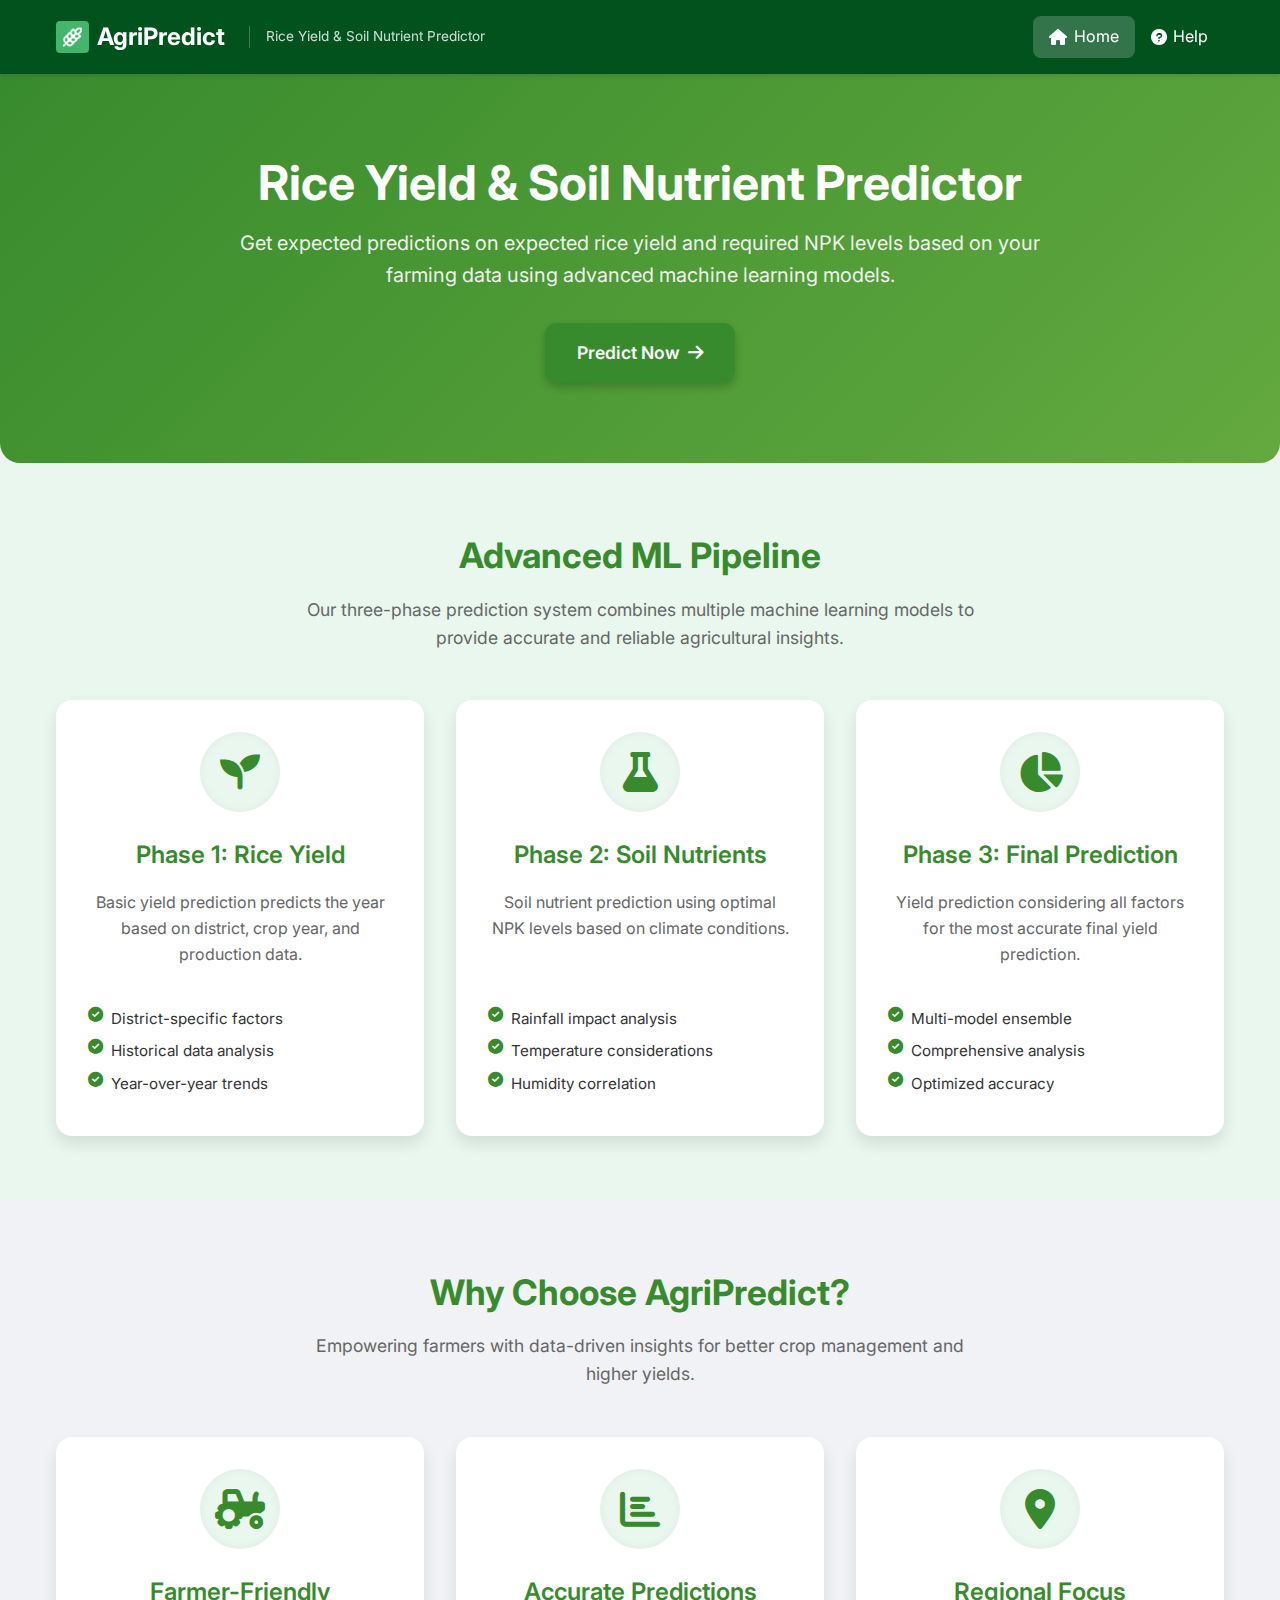
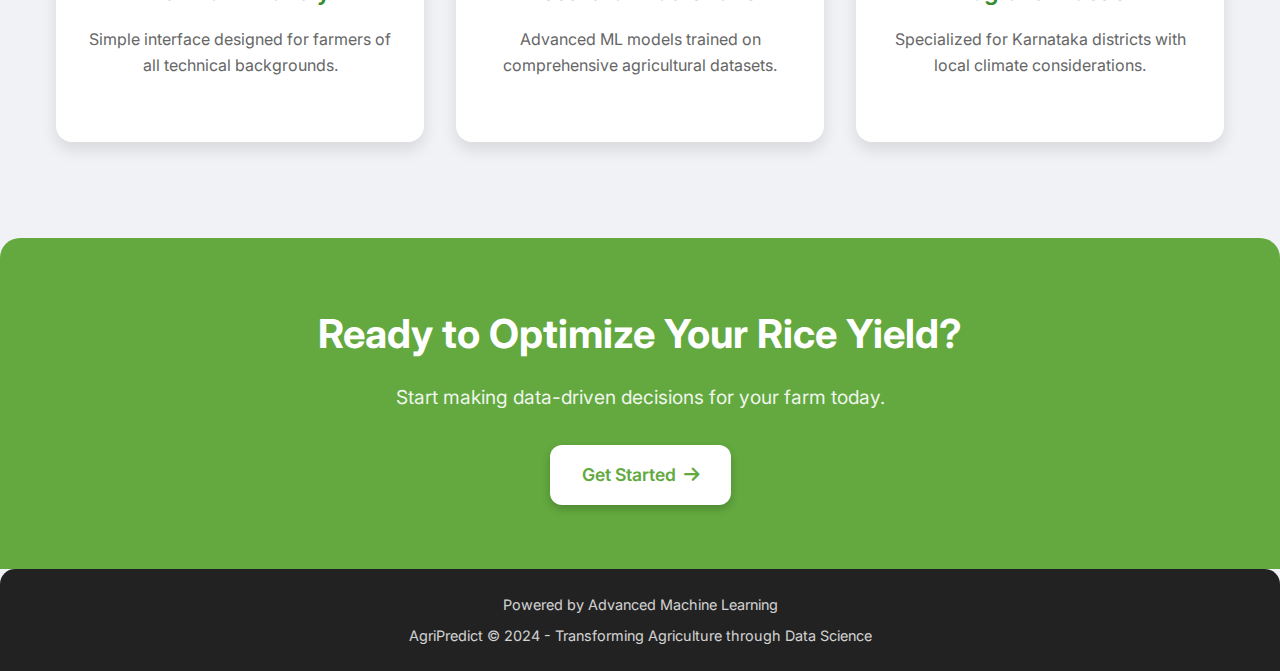
<file: Frontend/frontend/index.html>
<!DOCTYPE html>
<html lang="en">
<head>
    <meta charset="UTF-8">
    <meta name="viewport" content="width=device-width, initial-scale=1.0">
    <title>AgriPredict - Rice Yield & Soil Nutrient Predictor</title>
    <!-- Link to Google Fonts for 'Inter' -->
    <link href="https://fonts.googleapis.com/css2?family=Inter:wght@300;400;500;600;700&display=swap" rel="stylesheet">
    <!-- Link to Font Awesome for icons -->
    <link rel="stylesheet" href="https://cdnjs.cloudflare.com/ajax/libs/font-awesome/6.0.0-beta3/css/all.min.css">
    <!-- Link to custom CSS -->
    <link rel="stylesheet" href="css/style.css">
</head>
<body>
    <!-- Header Section -->
    <header class="header">
        <div class="container flex justify-between items-center">
            <div class="logo">
                <!-- Placeholder for logo image, replace with your actual logo path -->
                <img src="assets/images/logo.png" alt="AgriPredict Logo" class="h-8">
                <span class="logo-text">AgriPredict</span>
                <span class="tagline">Rice Yield & Soil Nutrient Predictor</span>
            </div>
            <nav class="nav-menu">
                <ul class="flex">
                    <li><a href="index.html" class="nav-link active"><i class="fas fa-home"></i> Home</a></li>
                    <li><a href="help.html" class="nav-link"><i class="fas fa-question-circle"></i> Help</a></li>
                </ul>
            </nav>
        </div>
    </header>

    <!-- Hero Section -->
    <section class="hero-section text-center py-20">
        <div class="container">
            <h1 class="hero-title">Rice Yield & Soil Nutrient Predictor</h1>
            <p class="hero-subtitle">Get expected predictions on expected rice yield and required NPK levels based on your farming data using advanced machine learning models.</p>
            <a href="predict.html" class="btn btn-primary mt-8">Predict Now <i class="fas fa-arrow-right ml-2"></i></a>
        </div>
    </section>

    <!-- Advanced ML Pipeline Section -->
    <section class="ml-pipeline-section py-16 bg-light-green">
        <div class="container text-center">
            <h2 class="section-title">Advanced ML Pipeline</h2>
            <p class="section-subtitle">Our three-phase prediction system combines multiple machine learning models to provide accurate and reliable agricultural insights.</p>
            <div class="grid grid-cols-1 md:grid-cols-3 gap-8 mt-12">
                <!-- Phase 1 Card -->
                <div class="card ml-card">
                    <div class="icon-circle bg-green-light"><i class="fas fa-seedling icon-large"></i></div>
                    <h3 class="card-title">Phase 1: Rice Yield</h3>
                    <p class="card-description">Basic yield prediction predicts the year based on district, crop year, and production data.</p>
                    <ul class="card-list">
                        <li><i class="fas fa-check-circle text-green-600 mr-2"></i> District-specific factors</li>
                        <li><i class="fas fa-check-circle text-green-600 mr-2"></i> Historical data analysis</li>
                        <li><i class="fas fa-check-circle text-green-600 mr-2"></i> Year-over-year trends</li>
                    </ul>
                </div>
                <!-- Phase 2 Card -->
                <div class="card ml-card">
                    <div class="icon-circle bg-green-light"><i class="fas fa-flask icon-large"></i></div>
                    <h3 class="card-title">Phase 2: Soil Nutrients</h3>
                    <p class="card-description">Soil nutrient prediction using optimal NPK levels based on climate conditions.</p>
                    <ul class="card-list">
                        <li><i class="fas fa-check-circle text-green-600 mr-2"></i> Rainfall impact analysis</li>
                        <li><i class="fas fa-check-circle text-green-600 mr-2"></i> Temperature considerations</li>
                        <li><i class="fas fa-check-circle text-green-600 mr-2"></i> Humidity correlation</li>
                    </ul>
                </div>
                <!-- Phase 3 Card -->
                <div class="card ml-card">
                    <div class="icon-circle bg-green-light"><i class="fas fa-chart-pie icon-large"></i></div>
                    <h3 class="card-title">Phase 3: Final Prediction</h3>
                    <p class="card-description">Yield prediction considering all factors for the most accurate final yield prediction.</p>
                    <ul class="card-list">
                        <li><i class="fas fa-check-circle text-green-600 mr-2"></i> Multi-model ensemble</li>
                        <li><i class="fas fa-check-circle text-green-600 mr-2"></i> Comprehensive analysis</li>
                        <li><i class="fas fa-check-circle text-green-600 mr-2"></i> Optimized accuracy</li>
                    </ul>
                </div>
            </div>
        </div>
    </section>

    <!-- Why Choose AgriPredict Section -->
    <section class="why-choose-section py-16">
        <div class="container text-center">
            <h2 class="section-title">Why Choose AgriPredict?</h2>
            <p class="section-subtitle">Empowering farmers with data-driven insights for better crop management and higher yields.</p>
            <div class="grid grid-cols-1 md:grid-cols-3 gap-8 mt-12">
                <!-- Farmer-Friendly Card -->
                <div class="card feature-card">
                    <div class="icon-circle bg-green-light"><i class="fas fa-tractor icon-large"></i></div>
                    <h3 class="card-title">Farmer-Friendly</h3>
                    <p class="card-description">Simple interface designed for farmers of all technical backgrounds.</p>
                </div>
                <!-- Accurate Predictions Card -->
                <div class="card feature-card">
                    <div class="icon-circle bg-green-light"><i class="fas fa-chart-bar icon-large"></i></div>
                    <h3 class="card-title">Accurate Predictions</h3>
                    <p class="card-description">Advanced ML models trained on comprehensive agricultural datasets.</p>
                </div>
                <!-- Regional Focus Card -->
                <div class="card feature-card">
                    <div class="icon-circle bg-green-light"><i class="fas fa-map-marker-alt icon-large"></i></div>
                    <h3 class="card-title">Regional Focus</h3>
                    <p class="card-description">Specialized for Karnataka districts with local climate considerations.</p>
                </div>
            </div>
        </div>
    </section>

    <!-- Call to Action Section -->
    <section class="cta-section text-center py-16 bg-green-700 text-white">
        <div class="container">
            <h2 class="cta-title">Ready to Optimize Your Rice Yield?</h2>
            <p class="cta-subtitle">Start making data-driven decisions for your farm today.</p>
            <a href="predict.html" class="btn btn-secondary mt-8">Get Started <i class="fas fa-arrow-right ml-2"></i></a>
        </div>
    </section>

    <!-- Footer Section -->
    <footer class="footer">
        <div class="container text-center">
            <p class="footer-text">Powered by Advanced Machine Learning</p>
            <p class="footer-text">AgriPredict &copy; 2024 - Transforming Agriculture through Data Science</p>
        </div>
    </footer>

    <!-- Link to custom JavaScript -->
    <script src="js/main.js"></script>
</body>
</html>
</file>
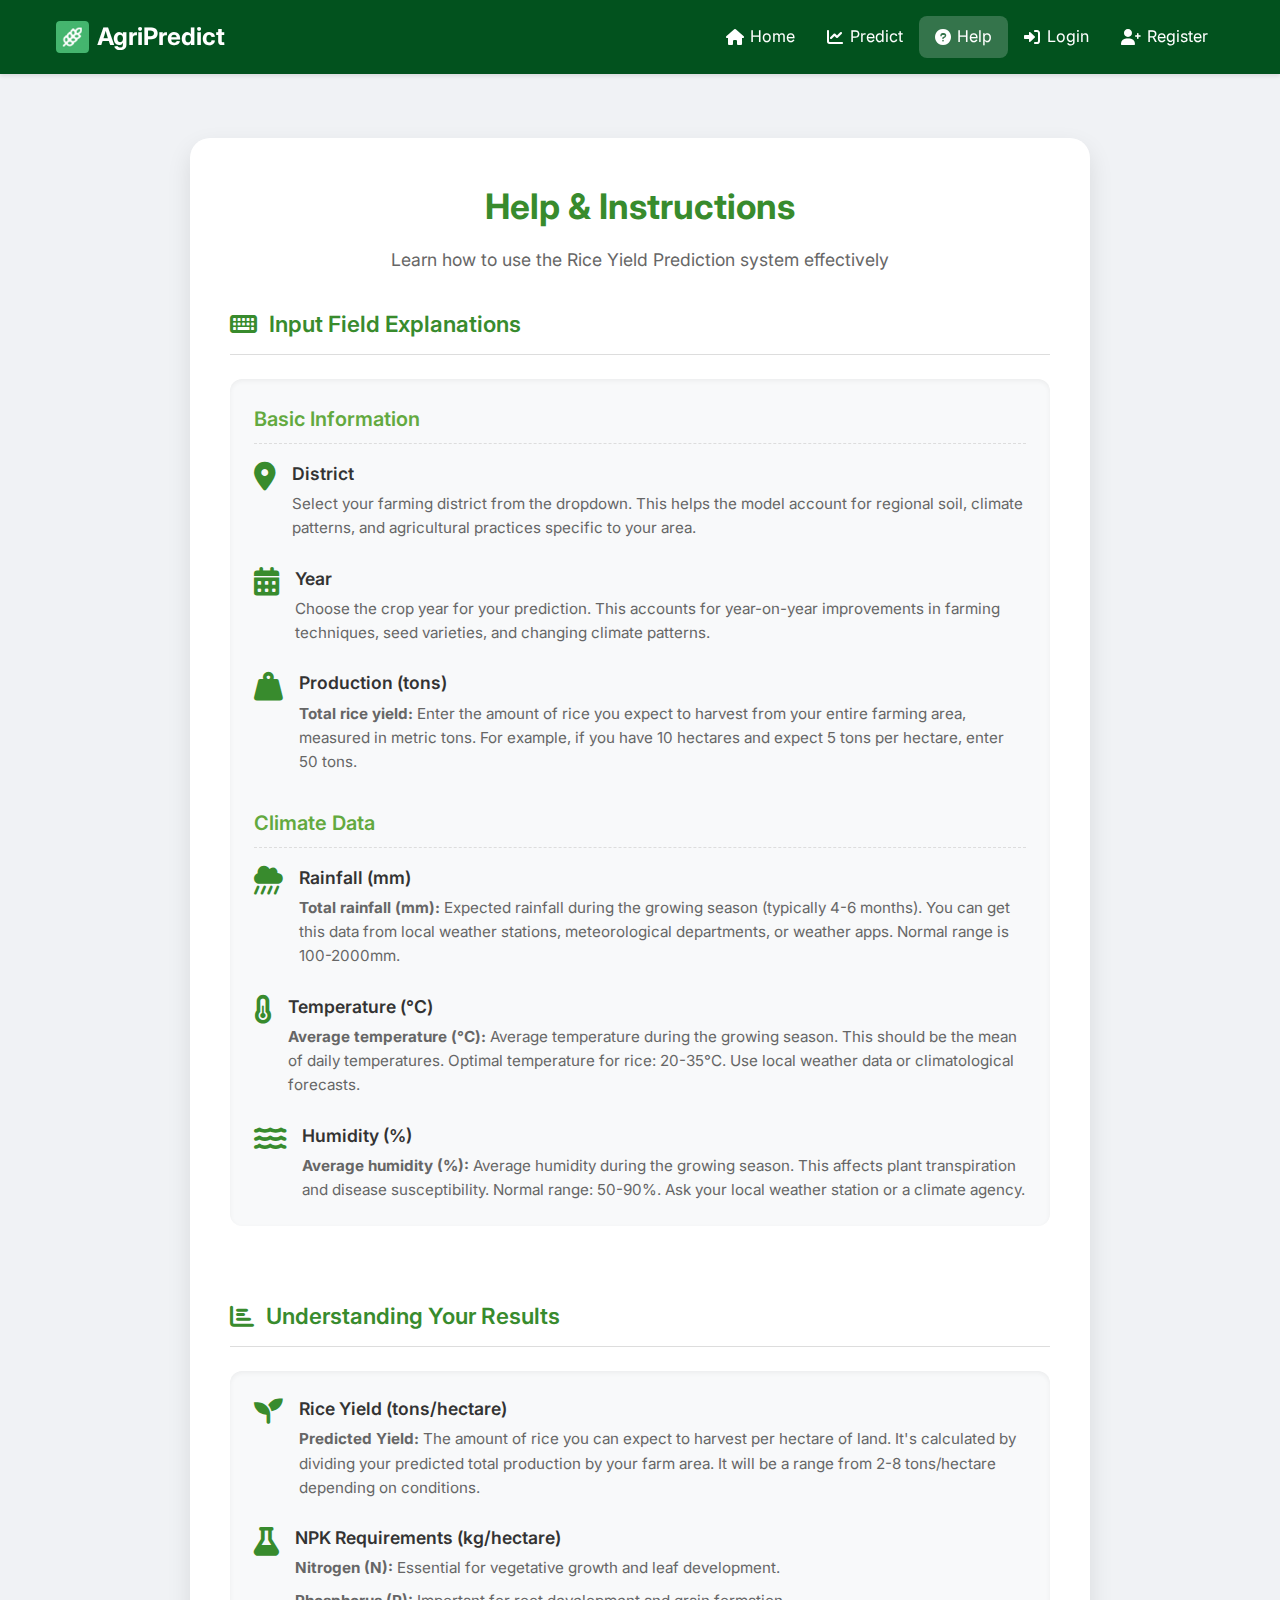
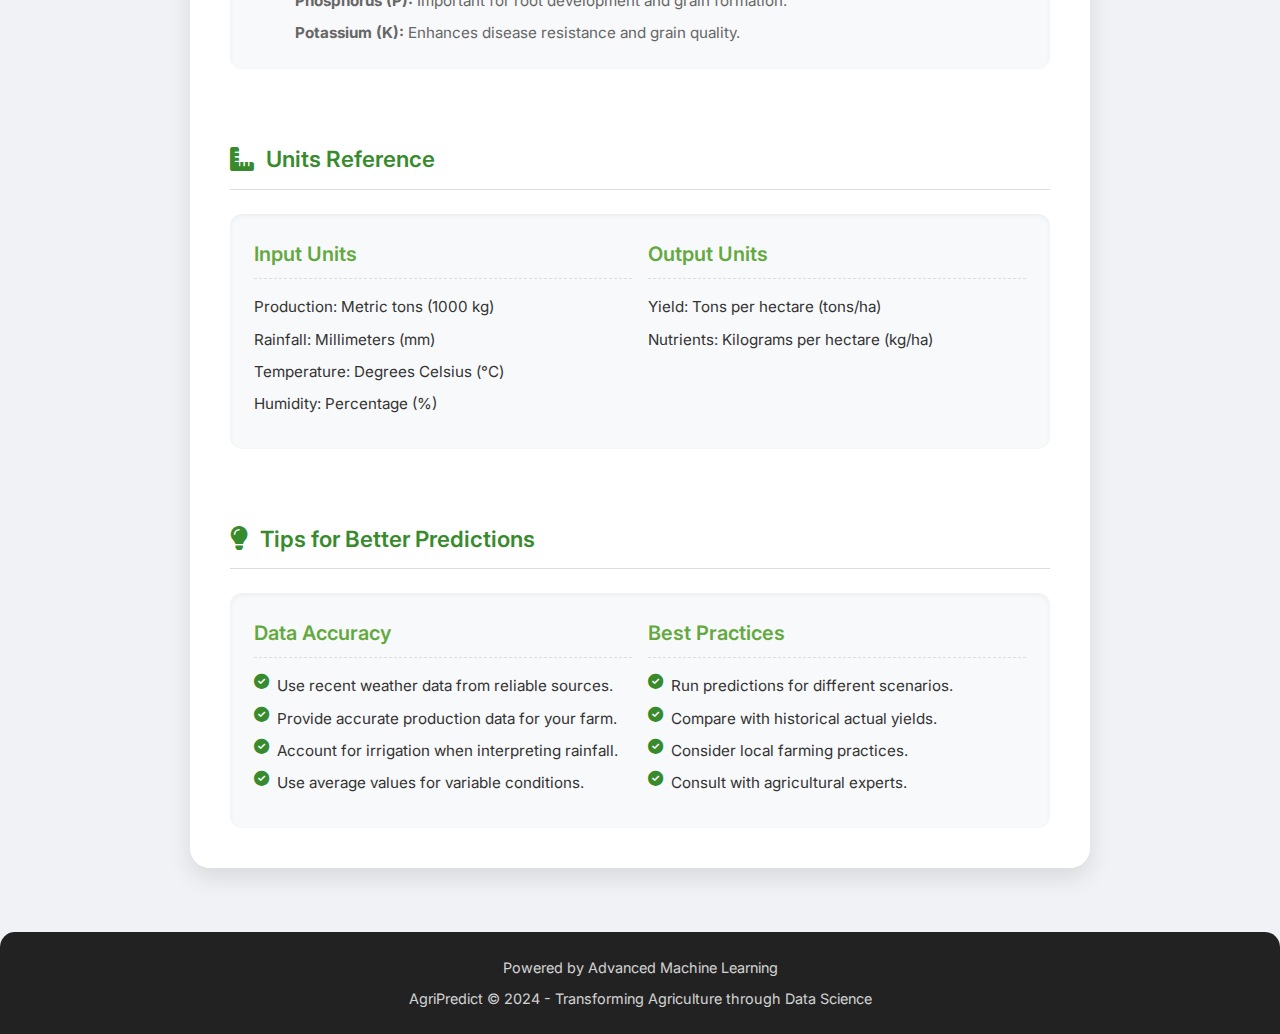
<file: Frontend/frontend/help.html>
<!DOCTYPE html>
<html lang="en">
<head>
    <meta charset="UTF-8">
    <meta name="viewport" content="width=device-width, initial-scale=1.0">
    <title>AgriPredict - Help & Instructions</title>
    <!-- Link to Google Fonts for 'Inter' -->
    <link href="https://fonts.googleapis.com/css2?family=Inter:wght@300;400;500;600;700&display=swap" rel="stylesheet">
    <!-- Link to Font Awesome for icons -->
    <link rel="stylesheet" href="https://cdnjs.cloudflare.com/ajax/libs/font-awesome/6.0.0-beta3/css/all.min.css">
    <!-- Link to custom CSS -->
    <link rel="stylesheet" href="css/style.css">
</head>
<body>
    <!-- Header Section (reused from index.html) -->
    <header class="header">
        <div class="container flex justify-between items-center">
            <div class="logo">
                <img src="assets/images/logo.png" alt="AgriPredict Logo" class="h-8">
                <span class="logo-text">AgriPredict</span>
            </div>
            <nav class="nav-menu">
                <ul class="flex">
                    <li><a href="index.html" class="nav-link"><i class="fas fa-home"></i> Home</a></li>
                    <li><a href="predict.html" class="nav-link"><i class="fas fa-chart-line"></i> Predict</a></li>
                    <li><a href="help.html" class="nav-link active"><i class="fas fa-question-circle"></i> Help</a></li>
                    <li><a href="login_new.html" class="nav-link" id="loginNav"><i class="fas fa-sign-in-alt"></i> Login</a></li>
                    <li><a href="register_new.html" class="nav-link" id="registerNav"><i class="fas fa-user-plus"></i> Register</a></li>
                    <li><a href="#" class="nav-link hidden" id="logoutNav"><i class="fas fa-sign-out-alt"></i> Logout</a></li>
                    <li><a href="profile.html" class="nav-link hidden" id="profileNav"><i class="fas fa-user"></i> Profile</a></li>
                </ul>
            </nav>
        </div>
    </header>

    <!-- Main Content - Help & Instructions Section -->
    <main class="help-page-main flex-grow flex justify-center py-16">
        <div class="help-card card">
            <div class="text-center mb-8">
                <h2 class="section-title">Help & Instructions</h2>
                <p class="section-subtitle">Learn how to use the Rice Yield Prediction system effectively</p>
            </div>

            <!-- Input Field Explanations Section -->
            <div class="help-section">
                <div class="form-section-header mb-4">
                    <i class="fas fa-keyboard section-icon"></i>
                    <h3 class="section-heading">Input Field Explanations</h3>
                </div>
                <div class="help-content-block">
                    <h4 class="help-subheading">Basic Information</h4>
                    <div class="help-item">
                        <i class="fas fa-map-marker-alt help-icon"></i>
                        <div class="help-text-content">
                            <h5 class="help-item-title">District</h5>
                            <p>Select your farming district from the dropdown. This helps the model account for regional soil, climate patterns, and agricultural practices specific to your area.</p>
                        </div>
                    </div>
                    <div class="help-item">
                        <i class="fas fa-calendar-alt help-icon"></i>
                        <div class="help-text-content">
                            <h5 class="help-item-title">Year</h5>
                            <p>Choose the crop year for your prediction. This accounts for year-on-year improvements in farming techniques, seed varieties, and changing climate patterns.</p>
                        </div>
                    </div>
                    <div class="help-item">
                        <i class="fas fa-weight-hanging help-icon"></i>
                        <div class="help-text-content">
                            <h5 class="help-item-title">Production (tons)</h5>
                            <p><strong>Total rice yield:</strong> Enter the amount of rice you expect to harvest from your entire farming area, measured in metric tons. For example, if you have 10 hectares and expect 5 tons per hectare, enter 50 tons.</p>
                        </div>
                    </div>

                    <h4 class="help-subheading mt-8">Climate Data</h4>
                    <div class="help-item">
                        <i class="fas fa-cloud-showers-heavy help-icon"></i>
                        <div class="help-text-content">
                            <h5 class="help-item-title">Rainfall (mm)</h5>
                            <p><strong>Total rainfall (mm):</strong> Expected rainfall during the growing season (typically 4-6 months). You can get this data from local weather stations, meteorological departments, or weather apps. Normal range is 100-2000mm.</p>
                        </div>
                    </div>
                    <div class="help-item">
                        <i class="fas fa-thermometer-half help-icon"></i>
                        <div class="help-text-content">
                            <h5 class="help-item-title">Temperature (°C)</h5>
                            <p><strong>Average temperature (°C):</strong> Average temperature during the growing season. This should be the mean of daily temperatures. Optimal temperature for rice: 20-35°C. Use local weather data or climatological forecasts.</p>
                        </div>
                    </div>
                    <div class="help-item">
                        <i class="fas fa-water help-icon"></i> <!-- Changed from fa-humidity as it might not exist -->
                        <div class="help-text-content">
                            <h5 class="help-item-title">Humidity (%)</h5>
                            <p><strong>Average humidity (%):</strong> Average humidity during the growing season. This affects plant transpiration and disease susceptibility. Normal range: 50-90%. Ask your local weather station or a climate agency.</p>
                        </div>
                    </div>
                </div>
            </div>

            <!-- Understanding Your Results Section -->
            <div class="help-section mt-8">
                <div class="form-section-header mb-4">
                    <i class="fas fa-chart-bar section-icon"></i>
                    <h3 class="section-heading">Understanding Your Results</h3>
                </div>
                <div class="help-content-block">
                    <div class="help-item">
                        <i class="fas fa-seedling help-icon"></i>
                        <div class="help-text-content">
                            <h5 class="help-item-title">Rice Yield (tons/hectare)</h5>
                            <p><strong>Predicted Yield:</strong> The amount of rice you can expect to harvest per hectare of land. It's calculated by dividing your predicted total production by your farm area. It will be a range from 2-8 tons/hectare depending on conditions.</p>
                        </div>
                    </div>
                    <div class="help-item">
                        <i class="fas fa-flask help-icon"></i>
                        <div class="help-text-content">
                            <h5 class="help-item-title">NPK Requirements (kg/hectare)</h5>
                            <p><strong>Nitrogen (N):</strong> Essential for vegetative growth and leaf development.</p>
                            <p><strong>Phosphorus (P):</strong> Important for root development and grain formation.</p>
                            <p><strong>Potassium (K):</strong> Enhances disease resistance and grain quality.</p>
                        </div>
                    </div>
                </div>
            </div>

            <!-- Units Reference Section -->
            <div class="help-section mt-8">
                <div class="form-section-header mb-4">
                    <i class="fas fa-ruler-combined section-icon"></i>
                    <h3 class="section-heading">Units Reference</h3>
                </div>
                <div class="grid grid-cols-1 md:grid-cols-2 gap-4 help-content-block">
                    <div>
                        <h4 class="help-subheading">Input Units</h4>
                        <ul class="unit-list">
                            <li>Production: Metric tons (1000 kg)</li>
                            <li>Rainfall: Millimeters (mm)</li>
                            <li>Temperature: Degrees Celsius (°C)</li>
                            <li>Humidity: Percentage (%)</li>
                        </ul>
                    </div>
                    <div>
                        <h4 class="help-subheading">Output Units</h4>
                        <ul class="unit-list">
                            <li>Yield: Tons per hectare (tons/ha)</li>
                            <li>Nutrients: Kilograms per hectare (kg/ha)</li>
                        </ul>
                    </div>
                </div>
            </div>

            <!-- Tips for Better Predictions Section -->
            <div class="help-section mt-8">
                <div class="form-section-header mb-4">
                    <i class="fas fa-lightbulb section-icon"></i>
                    <h3 class="section-heading">Tips for Better Predictions</h3>
                </div>
                <div class="grid grid-cols-1 md:grid-cols-2 gap-4 help-content-block">
                    <div>
                        <h4 class="help-subheading">Data Accuracy</h4>
                        <ul class="tip-list">
                            <li><i class="fas fa-check-circle text-primary-green mr-2"></i> Use recent weather data from reliable sources.</li>
                            <li><i class="fas fa-check-circle text-primary-green mr-2"></i> Provide accurate production data for your farm.</li>
                            <li><i class="fas fa-check-circle text-primary-green mr-2"></i> Account for irrigation when interpreting rainfall.</li>
                            <li><i class="fas fa-check-circle text-primary-green mr-2"></i> Use average values for variable conditions.</li>
                        </ul>
                    </div>
                    <div>
                        <h4 class="help-subheading">Best Practices</h4>
                        <ul class="tip-list">
                            <li><i class="fas fa-check-circle text-primary-green mr-2"></i> Run predictions for different scenarios.</li>
                            <li><i class="fas fa-check-circle text-primary-green mr-2"></i> Compare with historical actual yields.</li>
                            <li><i class="fas fa-check-circle text-primary-green mr-2"></i> Consider local farming practices.</li>
                            <li><i class="fas fa-check-circle text-primary-green mr-2"></i> Consult with agricultural experts.</li>
                        </ul>
                    </div>
                </div>
            </div>
        </div>
    </main>

    <!-- Footer Section (reused from index.html) -->
    <footer class="footer">
        <div class="container text-center">
            <p class="footer-text">Powered by Advanced Machine Learning</p>
            <p class="footer-text">AgriPredict &copy; 2024 - Transforming Agriculture through Data Science</p>
        </div>
    </footer>

    <!-- Link to main.js for general functionalities -->
    <script src="js/main.js"></script>
    <script src="js/auth.js"></script>
    <script>
      document.addEventListener('DOMContentLoaded', function() {
        if (typeof checkLoginStatus === 'function') {
          checkLoginStatus();
        }
      });
    </script>
</body>
</html>
</file>
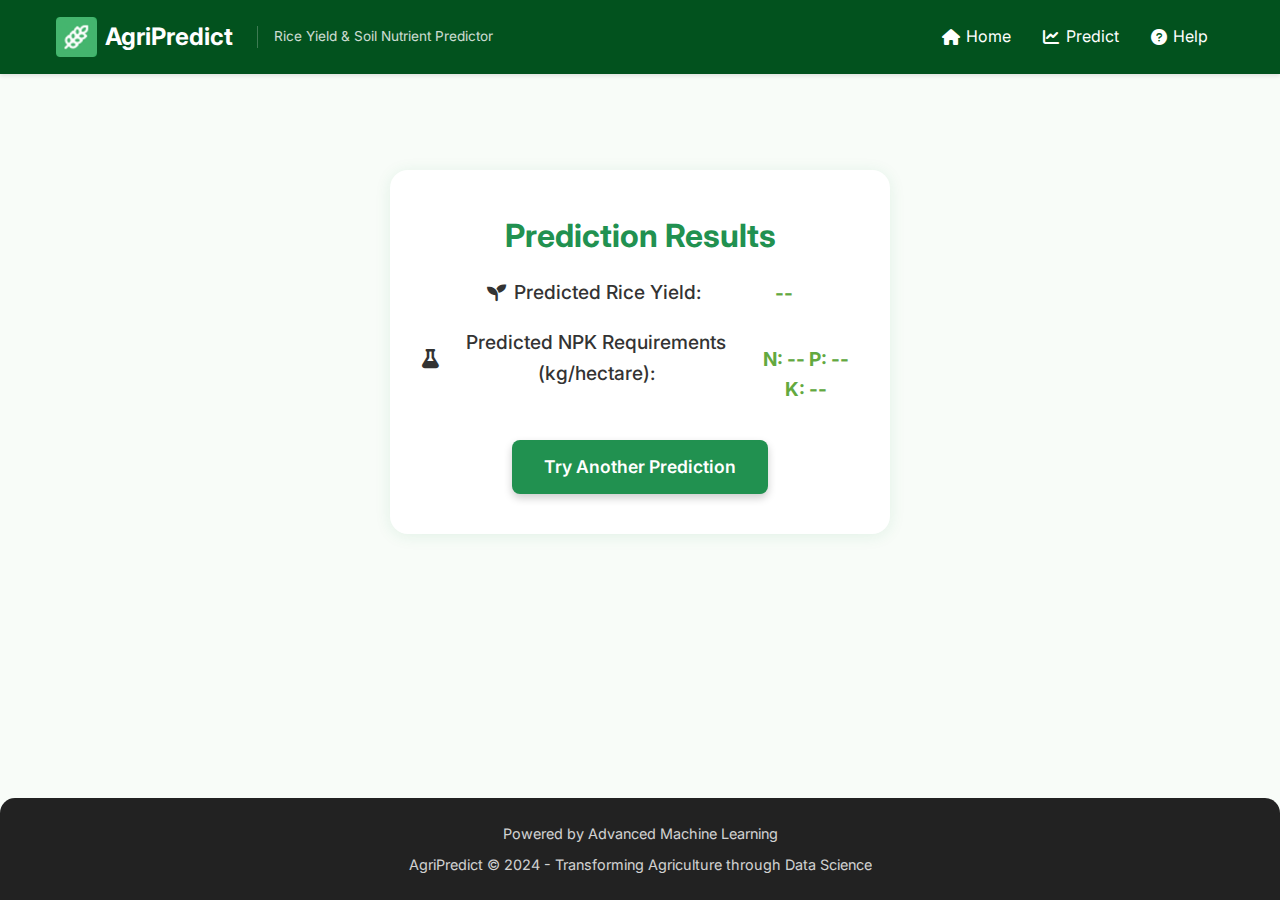
<file: Frontend/frontend/prediction_result.html>
<!DOCTYPE html>
<html lang="en">
<head>
    <meta charset="UTF-8">
    <meta name="viewport" content="width=device-width, initial-scale=1.0">
    <title>Prediction Results - AgriPredict</title>
    <link href="https://fonts.googleapis.com/css2?family=Inter:wght@300;400;500;600;700&display=swap" rel="stylesheet">
    <link rel="stylesheet" href="css/style.css">
    <link rel="stylesheet" href="https://cdnjs.cloudflare.com/ajax/libs/font-awesome/6.0.0-beta3/css/all.min.css">
    <style>
        body { background: #f8fcf8; font-family: 'Inter', Arial, sans-serif; }
        .result-card { background: #fff; border-radius: 18px; box-shadow: 0 2px 16px rgba(33,145,80,0.10); padding: 2.5rem 2rem; max-width: 500px; margin: 2rem auto; }
        .results-title { color: #219150; font-size: 2rem; font-weight: 700; margin-bottom: 1rem; }
        .result-item { margin-bottom: 1.2rem; font-size: 1.2rem; }
        .btn-primary { background: #219150; color: #fff; border: none; padding: 0.8rem 2rem; border-radius: 8px; font-size: 1.1rem; font-weight: 600; cursor: pointer; transition: background 0.2s; }
        .btn-primary:hover { background: #1e7c3a; }
    </style>
</head>
<body>
    <header class="header">
        <div class="container flex justify-between items-center" style="max-width:1200px;margin:auto;">
            <div class="logo" style="display:flex;align-items:center;">
                <img src="assets/images/logo.png" alt="AgriPredict Logo" class="h-8" style="height:40px;">
                <span class="logo-text">AgriPredict</span>
                <span class="tagline">Rice Yield & Soil Nutrient Predictor</span>
            </div>
            <nav class="nav-menu">
                <ul class="flex">
                    <li><a href="index.html" class="nav-link"><i class="fas fa-home"></i> Home</a></li>
                    <li><a href="predict.html" class="nav-link"><i class="fas fa-chart-line"></i> Predict</a></li>
                    <li><a href="help.html" class="nav-link"><i class="fas fa-question-circle"></i> Help</a></li>
                    <li><a href="#" class="nav-link hidden" id="logoutNav"><i class="fas fa-sign-out-alt"></i> Logout</a></li>
                    <li><a href="profile.html" class="nav-link hidden" id="profileNav"><i class="fas fa-user"></i> Profile</a></li>
                </ul>
            </nav>
        </div>
    </header>
    <main class="flex-grow flex justify-center py-16">
        <div class="result-card card text-center">
            <h2 class="results-title">Prediction Results</h2>
            <div class="result-item">
                <span class="result-label"><i class="fas fa-seedling mr-2"></i> Predicted Rice Yield:</span>
                <span id="yieldOutput" class="result-value">--</span>
            </div>
            <div class="result-item">
                <span class="result-label"><i class="fas fa-flask mr-2"></i> Predicted NPK Requirements (kg/hectare):</span>
                <span id="npkOutput" class="result-value">N: -- P: -- K: --</span>
            </div>
            <a href="predict.html" class="btn btn-primary mt-4">Try Another Prediction</a>
        </div>
    </main>
    <footer class="footer">
        <div class="container text-center">
            <p class="footer-text">Powered by Advanced Machine Learning</p>
            <p class="footer-text">AgriPredict &copy; 2024 - Transforming Agriculture through Data Science</p>
        </div>
    </footer>
    <script>
    // Read query params and show results
    function getParam(name) {
        const url = new URL(window.location.href);
        return url.searchParams.get(name);
    }
    document.addEventListener('DOMContentLoaded', function() {
        const yieldVal = getParam('yield');
        const nVal = getParam('n');
        const pVal = getParam('p');
        const kVal = getParam('k');
        document.getElementById('yieldOutput').textContent = yieldVal ? `${parseFloat(yieldVal).toFixed(2)} Kg/ha` : '--';
        document.getElementById('npkOutput').textContent = (nVal && pVal && kVal)
            ? `N: ${parseFloat(nVal).toFixed(2)} P: ${parseFloat(pVal).toFixed(2)} K: ${parseFloat(kVal).toFixed(2)}`
            : 'N: -- P: -- K: --';
    });
    </script>
</body>
</html>
</file>
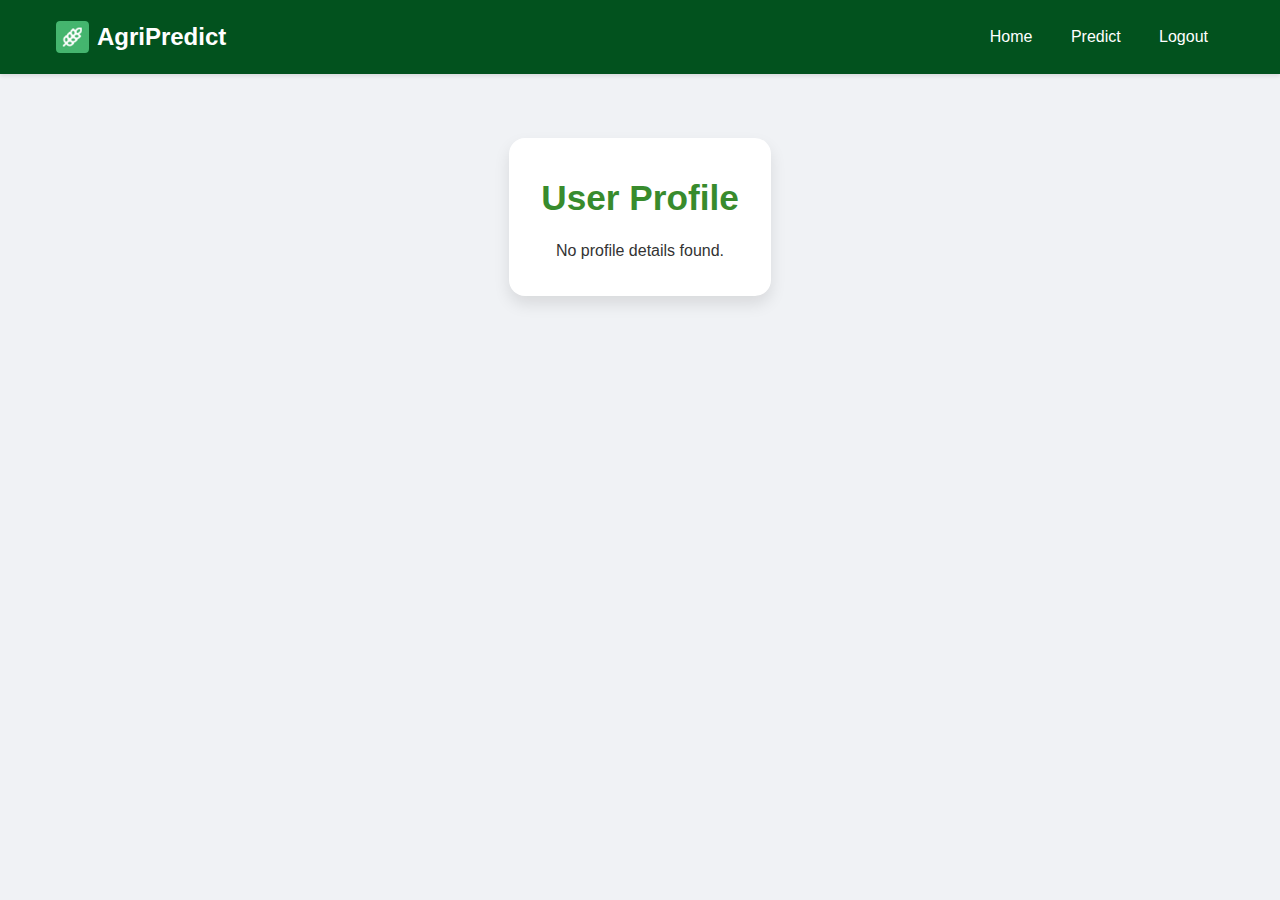
<file: Frontend/frontend/profile.html>
<!DOCTYPE html>
<html lang="en">
<head>
    <meta charset="UTF-8">
    <meta name="viewport" content="width=device-width, initial-scale=1.0">
    <title>User Profile - AgriPredict</title>
    <link rel="stylesheet" href="css/style.css">
</head>
<body>
    <header class="header">
        <div class="container flex justify-between items-center">
            <div class="logo">
                <img src="assets/images/logo.png" alt="AgriPredict Logo" class="h-8">
                <span class="logo-text">AgriPredict</span>
            </div>
            <nav class="nav-menu">
                <ul class="flex">
                    <li><a href="index.html" class="nav-link"><i class="fas fa-home"></i> Home</a></li>
                    <li><a href="predict.html" class="nav-link"><i class="fas fa-chart-line"></i> Predict</a></li>
                    <li><a href="#" class="nav-link" id="logoutNav"><i class="fas fa-sign-out-alt"></i> Logout</a></li>
                </ul>
            </nav>
        </div>
    </header>
    <main class="profile-page-main flex-grow flex justify-center py-16">
        <div class="profile-card card">
            <h2 class="section-title mb-4">User Profile</h2>
            <div id="profileDetails" class="profile-details">
                <!-- User details will be loaded here -->
            </div>
        </div>
    </main>
    <script>
    document.addEventListener('DOMContentLoaded', function() {
        // Fetch user details from localStorage or backend
        const user = JSON.parse(localStorage.getItem('user_profile'));
        const profileDetails = document.getElementById('profileDetails');
        if (user) {
            profileDetails.innerHTML = `
                <p><strong>Name:</strong> ${user.name || ''}</p>
                <p><strong>Email:</strong> ${user.email || ''}</p>
                <p><strong>Username:</strong> ${user.username || ''}</p>
            `;
        } else {
            profileDetails.innerHTML = '<p>No profile details found.</p>';
        }
        document.getElementById('logoutNav').addEventListener('click', function(e) {
            e.preventDefault();
            localStorage.removeItem('access_token');
            localStorage.removeItem('user_profile');
            window.location.href = 'index.html';
        });
    });
    </script>
</body>
</html>
</file>
<file: Frontend/frontend/css/style.css>
/* Global Styles & Reset */
:root {
    --primary-green: #388b2d; /* A vibrant green for primary actions */
    --dark-green: #63a93f;   /* Darker green for hover states */
    --light-green: #e9f7ee;  /* Very light green for backgrounds/accents */
    --text-dark: #333;       /* Dark text for readability */
    --text-light: #666;      /* Lighter text for secondary info */
    --bg-light: #f8f9fa;     /* Light background for sections */
    --border-color: #ddd;    /* Light border color */
    --shadow-light: rgba(0, 0, 0, 0.1); /* Light shadow for cards */
    --header-bg: #02521e; /* Header background, slightly darker green */
    --footer-bg: #222; /* Dark footer background */
    --input-border: #ccc; /* Input field border color */
    --input-focus-border: var(--primary-green); /* Input focus border color */
    --error-red: #dc3545; /* Red for error messages */
}

* {
    margin: 0;
    padding: 0;
    box-sizing: border-box;
}

body {
    font-family: 'Inter', sans-serif;
    line-height: 1.6;
    color: var(--text-dark);
    background-color: #f0f2f5; /* Light grey background for the entire page */
    display: flex;
    flex-direction: column;
    min-height: 100vh; /* Ensure footer sticks to the bottom */
}

/* Utility Classes (inspired by Tailwind CSS) */
.container {
    max-width: 1200px;
    margin: 0 auto;
    padding: 0 1rem;
}

.flex {
    display: flex;
}

.justify-between {
    justify-content: space-between;
}

.items-center {
    align-items: center;
}

.justify-center {
    justify-content: center;
}

.text-center {
    text-align: center;
}

.text-left {
    text-align: left;
}

.py-20 {
    padding-top: 5rem; /* 80px */
    padding-bottom: 5rem; /* 80px */
}

.py-16 {
    padding-top: 4rem; /* 64px */
    padding-bottom: 4rem; /* 64px */
}

.py-8 {
    padding-top: 2rem; /* 32px */
    padding-bottom: 2rem; /* 32px */
}

.mt-4 {
    margin-top: 1rem; /* 16px */
}

.mt-6 {
    margin-top: 1.5rem; /* 24px */
}

.mt-8 {
    margin-top: 2rem; /* 32px */
}

.mt-12 {
    margin-top: 3rem; /* 48px */
}

.mb-1 {
    margin-bottom: 0.25rem; /* 4px */
}

.mb-4 {
    margin-bottom: 1rem; /* 16px */
}

.mb-8 {
    margin-bottom: 2rem; /* 32px */
}

.ml-2 {
    margin-left: 0.5rem; /* 8px */
}

.mr-2 {
    margin-right: 0.5rem; /* 8px */
}

.h-8 {
    height: 2rem; /* 32px */
}

.h-12 {
    height: 3rem; /* 48px */
}

.w-12 {
    width: 3rem; /* 48px */
}

.w-full {
    width: 100%;
}

.mx-auto {
    margin-left: auto;
    margin-right: auto;
}

.inline-block {
    display: inline-block;
}

.bg-light-green {
    background-color: var(--light-green);
}

.bg-green-700 {
    background-color: var(--dark-green);
}

.text-white {
    color: #fff;
}

.text-green-600, .text-primary-green {
    color: var(--primary-green);
}

.text-text-light {
    color: var(--text-light);
}

.font-medium {
    font-weight: 500;
}

.font-semibold {
    font-weight: 600;
}

.font-mono {
    font-family: 'SFMono-Regular', Consolas, 'Liberation Mono', Menlo, Courier, monospace;
}

.text-sm {
    font-size: 0.875rem; /* 14px */
}

.text-2xl { /* For loading spinner icon */
    font-size: 1.5rem; /* 24px */
}

.text-red-500 {
    color: var(--error-red);
}

.rounded-full {
    border-radius: 9999px; /* Makes it a circle */
}

.rounded-lg {
    border-radius: 0.5rem; /* 8px */
}

.grid {
    display: grid;
}

.grid-cols-1 {
    grid-template-columns: repeat(1, minmax(0, 1fr));
}

.gap-4 { /* New gap size */
    gap: 1rem; /* 16px */
}

.gap-8 {
    gap: 2rem; /* 32px */
}

.hidden { /* Utility to hide elements with JS */
    display: none !important;
}

/* Responsive Grid */
@media (min-width: 768px) { /* Medium screens and up */
    .md\:grid-cols-2 {
        grid-template-columns: repeat(2, minmax(0, 1fr));
    }
    .md\:grid-cols-3 {
        grid-template-columns: repeat(3, minmax(0, 1fr));
    }
}

/* Header Specific Styles */
.header {
    background-color: var(--header-bg);
    color: #fff;
    padding: 1rem 0;
    box-shadow: 0 2px 4px var(--shadow-light);
    position: sticky;
    top: 0;
    z-index: 1000;
}

.logo {
    display: flex;
    align-items: center;
    gap: 0.5rem;
}

.logo img {
    border-radius: 4px;
}

.logo-text {
    font-weight: 700;
    font-size: 1.5rem;
}

.tagline {
    font-size: 0.85rem;
    opacity: 0.8;
    margin-left: 1rem;
    border-left: 1px solid rgba(255, 255, 255, 0.3);
    padding-left: 1rem;
}

.nav-menu ul {
    list-style: none;
}

.nav-link {
    color: #fff;
    text-decoration: none;
    padding: 0.5rem 1rem;
    transition: background-color 0.3s ease, border-radius 0.3s ease;
    display: flex;
    align-items: center;
    gap: 0.4rem;
    border-radius: 8px;
}

.nav-link:hover,
.nav-link.active {
    background-color: rgba(255, 255, 255, 0.2);
    border-radius: 8px;
}

/* Hero Section (index.html) */
.hero-section {
    background: linear-gradient(135deg, var(--primary-green), var(--dark-green));
    color: #fff;
    border-bottom-left-radius: 20px;
    border-bottom-right-radius: 20px;
}

.hero-title {
    font-size: 3rem;
    font-weight: 700;
    margin-bottom: 1rem;
    line-height: 1.2;
}

.hero-subtitle {
    font-size: 1.25rem;
    max-width: 800px;
    margin: 0 auto;
    opacity: 0.9;
}

/* Buttons */
.btn {
    display: inline-flex;
    align-items: center;
    justify-content: center;
    padding: 1rem 2rem;
    border-radius: 12px;
    text-decoration: none;
    font-weight: 600;
    font-size: 1.1rem;
    cursor: pointer;
    transition: background-color 0.3s ease, transform 0.2s ease, box-shadow 0.3s ease;
    border: none;
    box-shadow: 0 4px 8px rgba(0, 0, 0, 0.2);
}

.btn-primary {
    background-color: var(--primary-green);
    color: #fff;
}

.btn-primary:hover {
    background-color: var(--dark-green);
    transform: translateY(-2px);
    box-shadow: 0 6px 12px rgba(0, 0, 0, 0.25);
}

.btn-secondary {
    background-color: #fff;
    color: var(--dark-green);
}

.btn-secondary:hover {
    background-color: var(--light-green);
    transform: translateY(-2px);
    box-shadow: 0 6px 12px rgba(0, 0, 0, 0.25);
}

/* Section Titles (used across multiple pages) */
.section-title {
    font-size: 2.2rem;
    font-weight: 700;
    margin-bottom: 0.75rem;
    color: var(--primary-green);
}

.section-subtitle {
    font-size: 1.1rem;
    color: var(--text-light);
    max-width: 700px;
    margin: 0 auto;
}

/* Cards (general style for main content blocks) */
.card {
    background-color: #fff;
    border-radius: 16px;
    padding: 2rem;
    box-shadow: 0 8px 16px var(--shadow-light);
    display: flex;
    flex-direction: column;
    align-items: center;
    text-align: center;
    transition: transform 0.3s ease, box-shadow 0.3s ease;
}

.card:hover {
    /* transform: translateY(-5px); /* Removed hover transform for auth/predict cards to avoid jitter */
    box-shadow: 0 12px 24px rgba(0, 0, 0, 0.15);
}

.icon-circle {
    width: 80px;
    height: 80px;
    border-radius: 50%;
    background-color: var(--light-green);
    display: flex;
    justify-content: center;
    align-items: center;
    margin-bottom: 1.5rem;
    box-shadow: inset 0 0 10px rgba(0, 0, 0, 0.05);
}

.icon-large {
    font-size: 2.5rem;
    color: var(--primary-green);
}

.card-title {
    font-size: 1.5rem;
    font-weight: 600;
    margin-bottom: 1rem;
    color: var(--primary-green);
}

.card-description {
    font-size: 1rem;
    color: var(--text-light);
    margin-bottom: 1rem;
    flex-grow: 1;
}

.card-list {
    list-style: none;
    text-align: left;
    width: 100%;
    margin-top: 1rem;
}

.card-list li {
    display: flex;
    align-items: flex-start;
    margin-bottom: 0.5rem;
    font-size: 0.95rem;
    color: var(--text-dark);
}

/* Specific card adjustments for index.html */
.ml-card .card-list {
    margin-top: 1.5rem;
}

.feature-card {
    padding-bottom: 3rem;
}

/* Call to Action Section (index.html) */
.cta-section {
    border-top-left-radius: 20px;
    border-top-right-radius: 20px;
    margin-top: 2rem;
}

.cta-title {
    font-size: 2.5rem;
    font-weight: 700;
    margin-bottom: 1rem;
}

.cta-subtitle {
    font-size: 1.2rem;
    opacity: 0.9;
}

/* Footer (used across all pages) */
.footer {
    background-color: var(--footer-bg);
    color: #fff;
    padding: 1.5rem 0;
    font-size: 0.9rem;
    margin-top: auto;
    border-top-left-radius: 15px;
    border-top-right-radius: 15px;
}

.footer-text {
    margin-bottom: 0.5rem;
    opacity: 0.8;
}

.footer-text:last-child {
    margin-bottom: 0;
}

/* --- Styles for Auth Pages (Login & Register) --- */

.auth-page-main {
    background-color: #f0f2f5;
    min-height: calc(100vh - 100px); /* Adjust based on header/footer height */
}

.auth-card {
    max-width: 450px;
    width: 90%;
    padding: 2.5rem;
    border-radius: 20px;
    box-shadow: 0 10px 25px rgba(0, 0, 0, 0.1);
}

.auth-title {
    font-size: 2rem;
    font-weight: 700;
    color: var(--primary-green);
    margin-bottom: 0.5rem;
}

.auth-subtitle {
    font-size: 1rem;
    color: var(--text-light);
    margin-bottom: 2rem;
}

.auth-form {
    width: 100%;
}

.input-group {
    position: relative;
    margin-bottom: 1.5rem;
}

.input-icon {
    position: absolute;
    left: 15px;
    top: 50%;
    transform: translateY(-50%);
    color: var(--text-light);
    font-size: 1.1rem;
}

.input-field {
    width: 100%;
    padding: 0.9rem 1rem 0.9rem 45px;
    border: 1px solid var(--input-border);
    border-radius: 10px;
    font-size: 1rem;
    color: var(--text-dark);
    transition: border-color 0.3s ease, box-shadow 0.3s ease;
    -webkit-appearance: none; /* Remove default browser styling for selects */
    -moz-appearance: none;
    appearance: none;
    background-image: url('data:image/svg+xml;charset=US-ASCII,%3Csvg%20xmlns%3D%22http%3A%2F%2Fwww.w3.org%2F2000%2Fsvg%22%20width%3D%22292.4%22%20height%3D%22292.4%22%3E%3Cpath%20fill%3D%22%23666%22%20d%3D%22M287%2069.4a17.6%2017.6%200%200%200-13.2-6.4H18.6c-5%200-9.3%201.8-13.2%205.5-3.9%203.7-5.9%208.7-5.9%2015.4s2%2011.7%205.9%2015.4l128.8%20128.8c3.9%203.9%208.7%205.9%2013.2%205.9s9.3-2%2013.2-5.9L287%20100.2c3.9-3.7%205.9-8.7%205.9-15.4s-2-11.7-5.9-15.4z%22%2F%3E%3C%2Fsvg%3E'); /* Custom arrow for select */
    background-repeat: no-repeat;
    background-position: right 15px top 50%;
    background-size: 12px auto;
}

.input-field:focus {
    outline: none;
    border-color: var(--input-focus-border);
    box-shadow: 0 0 0 3px rgba(40, 167, 69, 0.2);
}

.input-field::placeholder {
    color: var(--text-light);
    opacity: 0.7;
}

.password-group {
    position: relative;
}

.toggle-password {
    position: absolute;
    right: 15px;
    top: 50%;
    transform: translateY(-50%);
    color: var(--text-light);
    cursor: pointer;
    font-size: 1.1rem;
    transition: color 0.2s ease;
}

.toggle-password:hover {
    color: var(--primary-green);
}

.demo-credentials {
    border: 1px dashed var(--primary-green);
    background-color: var(--light-green);
    color: var(--dark-green);
    padding: 1rem;
    border-radius: 10px;
    text-align: left;
}

.demo-credentials p {
    margin-bottom: 0.25rem;
}

.auth-link-text {
    color: var(--text-light);
    font-size: 0.95rem;
}

.auth-link-text a {
    text-decoration: none;
    transition: color 0.3s ease;
}

.auth-link-text a:hover {
    color: var(--dark-green);
    text-decoration: underline;
}

.back-link {
    font-size: 0.9rem;
    text-decoration: none;
    display: flex;
    align-items: center;
    justify-content: center;
    gap: 0.5rem;
    margin-top: 1.5rem;
}

/* --- Styles for Prediction Page (predict.html) --- */
.predict-page-main {
    background-color: #f0f2f5;
    min-height: calc(100vh - 100px);
}

.predict-card {
    max-width: 800px; /* Wider card for prediction form */
    width: 95%;
    padding: 2.5rem;
    border-radius: 20px;
    box-shadow: 0 10px 25px rgba(0, 0, 0, 0.1);
    align-items: stretch; /* Allow sections to take full width */
    text-align: left; /* Align text left within the card */
}

.predict-card .section-title,
.predict-card .section-subtitle {
    text-align: center; /* Keep these centered */
}

.prediction-form {
    width: 100%;
}

.form-section-header {
    display: flex;
    align-items: center;
    gap: 0.75rem;
    margin-bottom: 1.5rem;
    padding-bottom: 0.75rem;
    border-bottom: 1px solid var(--border-color);
}

.form-section-header .section-icon {
    font-size: 1.5rem;
    color: var(--primary-green);
}

.form-section-header .section-heading {
    font-size: 1.4rem;
    font-weight: 600;
    color: var(--primary-green);
    margin-bottom: 0; /* Override default margin */
}

.form-section-header .section-description {
    font-size: 0.9rem;
    color: var(--text-light);
    margin-left: auto; /* Push description to the right */
    margin-bottom: 0;
}

/* Specific input field adjustments for predict.html */
.predict-card .input-group {
    margin-bottom: 0; /* Remove bottom margin for grid items */
}

.predict-card .input-field {
    padding: 0.9rem 1rem 0.9rem 45px; /* Consistent padding */
}

/* Prediction Results Section */
.prediction-results {
    background-color: var(--bg-light);
    border: 1px solid var(--border-color);
    border-radius: 12px;
    padding: 1.5rem;
    text-align: left;
    box-shadow: 0 4px 10px rgba(0, 0, 0, 0.08);
}

.prediction-results .results-title {
    font-size: 1.6rem;
    font-weight: 600;
    border-bottom: 2px solid var(--primary-green);
    padding-bottom: 0.5rem;
    margin-bottom: 1.5rem;
}

.result-item {
    display: flex;
    align-items: baseline;
    margin-bottom: 1rem;
    font-size: 1.1rem;
}

.result-label {
    font-weight: 500;
    color: var(--text-dark);
    display: flex;
    align-items: center;
    min-width: 280px; /* Ensure labels align */
}

.result-value {
    font-weight: 700;
    color: var(--dark-green);
    margin-left: 0.5rem;
}

.loading-indicator, .error-message {
    padding: 1.5rem;
    border-radius: 10px;
    font-weight: 500;
    display: flex;
    flex-direction: column;
    align-items: center;
    justify-content: center;
    gap: 0.5rem;
}

.loading-indicator {
    background-color: var(--light-green);
    color: var(--primary-green);
}

.error-message {
    background-color: rgba(220, 53, 69, 0.1); /* Light red background */
    color: var(--error-red);
    border: 1px solid var(--error-red);
}

/* --- Styles for Help Page (help.html) --- */
.help-page-main {
    background-color: #f0f2f5;
    min-height: calc(100vh - 100px);
}

.help-card {
    max-width: 900px; /* Wider card for help content */
    width: 95%;
    padding: 2.5rem;
    border-radius: 20px;
    box-shadow: 0 10px 25px rgba(0, 0, 0, 0.1);
    align-items: stretch; /* Allow sections to take full width */
    text-align: left; /* Align text left within the card */
}

.help-card .section-title,
.help-card .section-subtitle {
    text-align: center; /* Keep these centered */
}

.help-section {
    margin-bottom: 2.5rem;
}

.help-section:last-child {
    margin-bottom: 0;
}

.help-content-block {
    background-color: var(--bg-light);
    border-radius: 12px;
    padding: 1.5rem;
    box-shadow: inset 0 2px 5px rgba(0, 0, 0, 0.05); /* Inner shadow for content blocks */
}

.help-subheading {
    font-size: 1.25rem;
    font-weight: 600;
    color: var(--dark-green);
    margin-bottom: 1rem;
    padding-bottom: 0.5rem;
    border-bottom: 1px dashed var(--border-color);
}

.help-item {
    display: flex;
    align-items: flex-start;
    gap: 1rem;
    margin-bottom: 1.5rem;
}

.help-item:last-child {
    margin-bottom: 0;
}

.help-icon {
    font-size: 1.8rem;
    color: var(--primary-green);
    flex-shrink: 0; /* Prevent icon from shrinking */
    margin-top: 0.2rem; /* Align icon better with text */
}

.help-text-content {
    flex-grow: 1;
}

.help-item-title {
    font-size: 1.1rem;
    font-weight: 600;
    color: var(--text-dark);
    margin-bottom: 0.25rem;
}

.help-text-content p {
    font-size: 0.95rem;
    color: var(--text-light);
    margin-bottom: 0.5rem;
}

.help-text-content p:last-child {
    margin-bottom: 0;
}

.unit-list, .tip-list {
    list-style: none;
    padding-left: 0;
}

.unit-list li, .tip-list li {
    margin-bottom: 0.5rem;
    font-size: 0.95rem;
    color: var(--text-dark);
    display: flex;
    align-items: flex-start;
}

/* Responsive adjustments for smaller screens (max-width: 767px) */
@media (max-width: 767px) {
    .header .container {
        flex-direction: column;
        gap: 1rem;
    }

    .nav-menu ul {
        flex-direction: column;
        gap: 0.5rem;
        width: 100%;
    }

    .nav-link {
        width: 100%;
        text-align: center;
        justify-content: center;
    }

    .logo {
        flex-direction: column;
        text-align: center;
        gap: 0.25rem;
    }

    .tagline {
        margin-left: 0;
        padding-left: 0;
        border-left: none;
        font-size: 0.75rem;
    }

    .hero-title {
        font-size: 2.2rem;
    }

    .hero-subtitle {
        font-size: 1rem;
    }

    .section-title {
        font-size: 1.8rem;
    }

    .section-subtitle {
        font-size: 1rem;
    }

    .cta-title {
        font-size: 2rem;
    }

    .cta-subtitle {
        font-size: 1rem;
    }

    .card {
        padding: 1.5rem;
    }

    .icon-circle {
        width: 60px;
        height: 60px;
    }

    .icon-large {
        font-size: 2rem;
    }

    .auth-card, .predict-card, .help-card {
        padding: 1.5rem;
    }

    .auth-title {
        font-size: 1.8rem;
    }

    .auth-subtitle {
        font-size: 0.9rem;
    }

    .input-field {
        padding: 0.8rem 1rem 0.8rem 40px;
    }

    .input-icon, .toggle-password {
        font-size: 1rem;
        left: 12px;
    }

    .form-section-header {
        flex-direction: column;
        align-items: flex-start;
        text-align: left;
    }

    .form-section-header .section-description {
        margin-left: 0;
        margin-top: 0.5rem;
    }

    .result-item {
        flex-direction: column;
        align-items: flex-start;
    }

    .result-label {
        min-width: unset;
        margin-bottom: 0.2rem;
    }

    .result-value {
        margin-left: 0;
        font-size: 1rem;
    }

    .help-subheading {
        font-size: 1.1rem;
    }

    .help-item-title {
        font-size: 1.1rem; /* Kept slightly larger for readability */
    }

    .help-text-content p {
        font-size: 0.875rem;
    }
}
</file>
